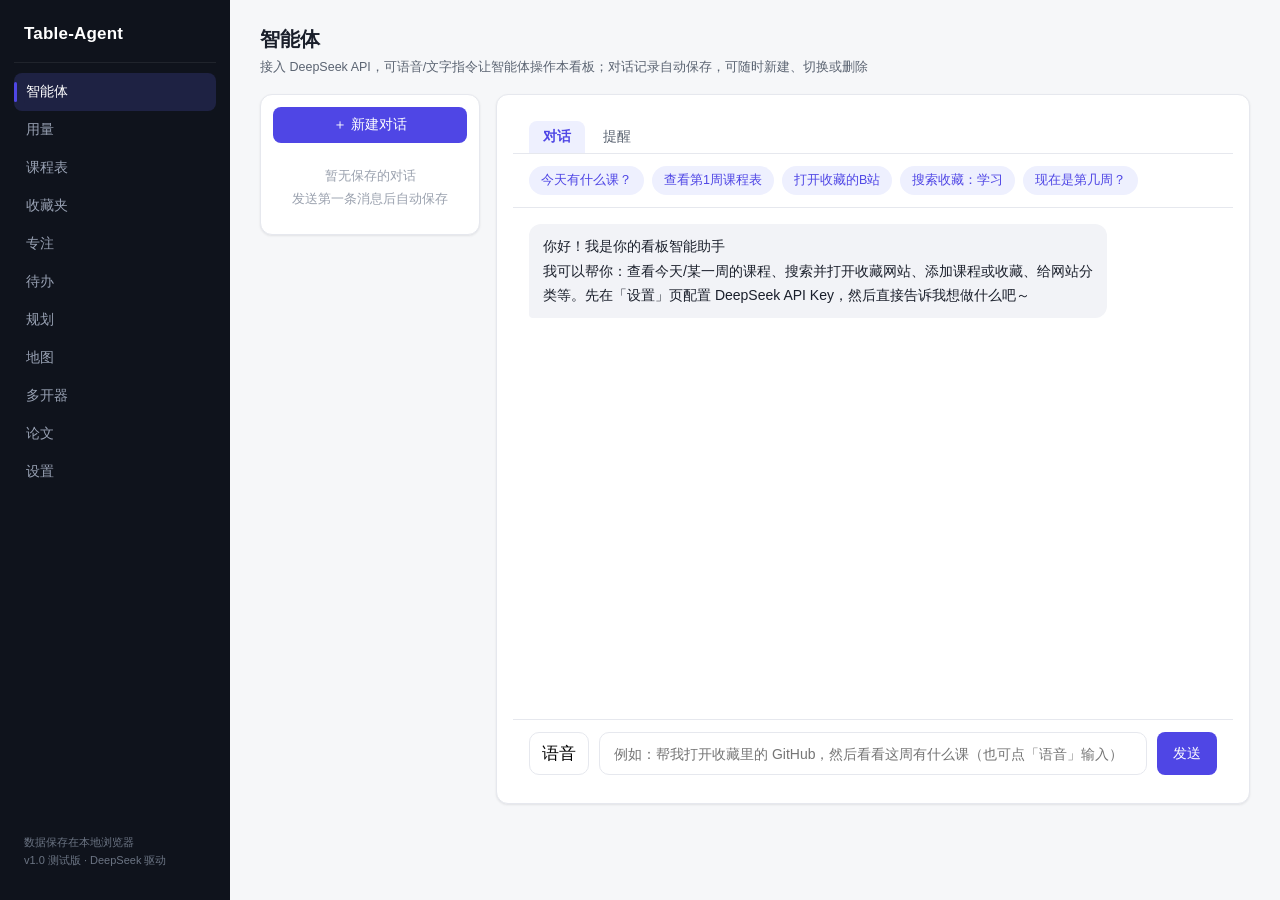
<file: index.html>
<!DOCTYPE html>
<html lang="zh-CN">
<head>
  <meta charset="UTF-8" />
  <meta name="viewport" content="width=device-width, initial-scale=1.0" />
  <title>Table-Agent</title>
  <link rel="stylesheet" href="Table.css" />
</head>
<body>
  <div id="nav-mask" class="nav-mask"></div>
  <button id="nav-toggle" class="nav-toggle" aria-label="打开菜单">☰</button>
  <div class="app">
    <!-- ==================== 侧边导航 ==================== -->
    <aside class="sidebar">
      <div class="logo"><span>Table-Agent</span></div>
      <nav>
        <button class="nav-item active" data-page="agent">智能体<span class="nav-badge hidden" id="nav-remind-badge"></span></button>
        <button class="nav-item" data-page="usage">用量</button>
        <button class="nav-item" data-page="schedule">课程表</button>
        <button class="nav-item" data-page="bookmarks">收藏夹</button>
        <button class="nav-item" data-page="focus">专注</button>
        <button class="nav-item" data-page="tasks">待办</button>
        <button class="nav-item" data-page="gantt">规划</button>
        <button class="nav-item" data-page="map">地图</button>
        <button class="nav-item" data-page="multi">多开器</button>
        <button class="nav-item" data-page="paper">论文</button>
        <button class="nav-item" data-page="settings">设置</button>
      </nav>
      <div class="side-foot">数据保存在本地浏览器<br />v1.0 测试版 · DeepSeek 驱动</div>
    </aside>

    <!-- ==================== 主内容区 ==================== -->
    <main class="content">

      <!-- ============ 页面：课程表 ============ -->
      <section id="page-schedule" class="page hidden">
        <div class="page-head">
          <div>
            <h1>大学生课程表</h1>
            <p class="sub">当前：<b id="cur-week-label">第 — 周</b> · <span id="today-label"></span></p>
          </div>
          <div class="head-controls">
            <label class="inline-field">开学第一天(上课)
              <input id="semester-start" type="date" />
            </label>
            <label class="inline-field">节数
              <select id="max-sec">
                <option value="10">10</option>
                <option value="11">11</option>
                <option value="12" selected>12</option>
                <option value="13">13</option>
                <option value="14">14</option>
              </select>
            </label>
            <button class="btn ghost" id="btn-times">节次时间</button>
            <div class="week-nav">
              <button id="wk-prev" class="btn ghost" title="上一周">‹</button>
              <select id="wk-select" title="选择周次"></select>
              <button id="wk-next" class="btn ghost" title="下一周">›</button>
              <button id="btn-today" class="btn ghost">今天</button>
            </div>
            <div class="dropdown">
              <button class="btn ghost" id="btn-import-menu">导入课表 ▾</button>
              <div class="menu hidden" id="import-menu">
                <button data-import="html">教务系统网页(HTML)导入</button>
                <button data-import="csv">CSV 模板导入</button>
                <button data-import="paste">粘贴文本导入</button>
                <button data-import="template">下载 CSV 模板</button>
              </div>
            </div>
            <button class="btn ghost" id="btn-export-ics">导出 ICS</button>
            <button class="btn primary" id="btn-add-course">＋ 添加课程</button>
            <button class="btn ghost danger" id="btn-clear-courses">清空课表</button>
          </div>
        </div>

        <div id="banner-warn" class="banner hidden">
          尚未设置「开学第一天（上课）日期」，无法计算当前周和今日课程。请在上方准确填写本学期开学第一天上课的日期（重要：填错会导致当天课程读取错误）。
        </div>

        <div class="sch-wrap">
          <div id="schedule-grid"></div>
        </div>

        <div class="card today-panel" id="today-panel"></div>
      </section>

      <!-- ============ 页面：收藏夹 ============ -->
      <section id="page-bookmarks" class="page hidden">
        <div class="page-head">
          <div>
            <h1>Edge 收藏夹</h1>
            <p class="sub" id="bm-stats"></p>
          </div>
          <div class="head-controls">
            <button class="btn ghost" id="btn-cats">分类管理</button>
            <button class="btn primary" id="btn-bm-import">一键导入 Edge 收藏夹</button>
            <button class="btn ghost" id="btn-bm-add">＋ 手动收藏</button>
            <button class="btn ghost" id="btn-bm-dedupe">一键去重</button>
            <button class="btn ghost" id="btn-bm-export-edge">导出 Edge(HTML)</button>
            <button class="btn ghost" id="btn-bm-export">导出备份 JSON</button>
            <button class="btn ghost danger" id="btn-bm-clear">清空</button>
          </div>
        </div>

        <div class="guide">
          <b>导入方式：</b><br />
          方式 A（推荐）：Edge 地址栏输入 <code>edge://favorites</code> → 打开收藏夹管理 → 右上角 <code>⋯</code> → <code>导出收藏夹</code>，保存 HTML 文件后选择导入。<br />
          方式 B：直接选择本地收藏文件（无扩展名）：<code>C:\Users\你的用户名\AppData\Local\Microsoft\Edge\User Data\Default\Bookmarks</code><br />
          <b>互通：</b>点「导出 Edge(HTML)」生成的 HTML 文件，可在 Edge <code>edge://favorites</code> → <code>⋯</code> → <code>导入收藏夹</code> 批量导入，所有分类文件夹将直接出现在 Edge <b>收藏夹栏</b>中。<br />
          <b>说明：</b>浏览器安全策略不允许网页自动读取本地文件，首次需手动选择一次文件；重复导入会自动按网址去重，并给已有书签补齐缺失分类。导入时收藏夹的子文件夹会自动转换为分类（根文件夹直属书签为未分类）。
        </div>

        <div class="bm-toolbar">
          <input id="bm-search" class="search-input" type="search" placeholder="搜索网站名称 / 网址 / 分类名称…" />
        </div>
        <div class="chips" id="bm-chips"></div>
        <div class="bm-grid" id="bm-grid"></div>
      </section>

      <!-- ============ 页面：待办 ============ -->
      <section id="page-tasks" class="page hidden">
        <div class="page-head">
          <div>
            <h1>任务待办</h1>
            <p class="sub" id="tk-stats"></p>
          </div>
          <div class="head-controls">
            <button class="btn primary" id="btn-tk-add">＋ 添加任务</button>
          </div>
        </div>
        <div class="tk-list" id="tk-list"></div>
      </section>

      <!-- ============ 页面：规划（甘特图） ============ -->
      <section id="page-gantt" class="page hidden">
        <div class="page-head">
          <div>
            <h1>未来规划 · 甘特图</h1>
            <p class="sub" id="gt-stats"></p>
          </div>
          <div class="head-controls">
            <label class="inline-field">刻度
              <select id="gt-zoom">
                <option value="12">12px/天</option>
                <option value="16" selected>16px/天</option>
                <option value="24">24px/天</option>
                <option value="32">32px/天</option>
                <option value="48">48px/天</option>
              </select>
            </label>
            <button class="btn ghost" id="btn-gt-today">今天</button>
            <button class="btn primary" id="btn-gt-add">＋ 添加事件</button>
          </div>
        </div>
        <div class="card gantt-wrap">
          <div id="gantt-chart"></div>
        </div>
      </section>

      <!-- ============ 页面：用量中心 ============ -->
      <section id="page-usage" class="page hidden">
        <div class="page-head">
          <div>
            <h1>用量中心</h1>
            <p class="sub">DeepSeek 官方余额接口 + 本看板逐请求消耗统计（估算费用）</p>
          </div>
          <div class="head-controls">
            <div class="seg" id="us-range">
              <button class="seg-btn active" data-range="today">今日</button>
              <button class="seg-btn" data-range="7d">近7天</button>
              <button class="seg-btn" data-range="30d">近30天</button>
              <button class="seg-btn" data-range="all">全部</button>
            </div>
          </div>
        </div>
        <div id="us-balance"></div>
        <div class="us-grid">
          <div class="card us-chart-card">
            <div class="card-head"><h2>Token 消耗</h2><span class="card-hint" id="us-chart-hint"></span></div>
            <div class="us-chart" id="us-chart"></div>
          </div>
          <div class="card us-table-card">
            <div class="card-head"><h2>模型维度统计</h2><span class="card-hint" id="us-table-hint"></span></div>
            <div class="table-wrap">
              <table class="tx-table"><thead>
                <tr><th>模型</th><th>请求数</th><th>输入·命中</th><th>输入·未命中</th><th>输出</th><th>估算费用</th></tr>
              </thead><tbody id="us-table-body"></tbody></table>
            </div>
          </div>
        </div>
        <div class="card us-price-card">
          <div class="card-head"><h2>单价设置（¥ / 百万 tokens · 每模型独立六项）</h2><span class="card-hint">官方调价后在此修改，费用估算立即生效；高峰时段为北京时间 9:00-12:00、14:00-18:00（其余为空闲时段）</span></div>
          <div id="us-price-groups"></div>
          <div class="us-price-row"><button class="btn primary" id="us-price-save">保存全部单价</button></div>
        </div>
      </section>

      <!-- ============ 页面：地图 ============ -->
      <section id="page-map" class="page hidden">
        <div class="page-head">
          <div>
            <h1>高德地图</h1>
            <p class="sub" id="map-status">未配置 API Key</p>
          </div>
          <div class="head-controls">
            <input id="map-search-input" class="search-input" type="search" placeholder="搜索地点（如：西安交通大学）" style="max-width:280px" />
            <button class="btn primary" id="btn-map-search">查找</button>
            <button class="btn ghost" id="btn-map-locate">定位</button>
            <button class="btn ghost" id="btn-fence-add">电子围栏</button>
            <button class="btn ghost" id="btn-map-ruler">测距</button>
            <button class="btn ghost" id="btn-map-route">路径规划</button>
            <button class="btn ghost" id="btn-map-metro">地铁图</button>
            <button class="btn ghost" id="btn-map-config">Key 配置</button>
            <button class="btn ghost" id="btn-map-full">全屏</button>
          </div>
        </div>
        <div class="map-layout">
          <div class="card map-wrap">
            <div id="map-container"></div>
            <div id="metro-canvas" class="metro-canvas hidden">
              <iframe id="metro-frame" class="metro-frame" title="地铁图"></iframe>
            </div>
            <div id="map-draw-banner" class="map-draw-banner hidden">
              <span id="map-draw-text">正在绘制围栏…</span>
              <button class="btn primary btn-sm hidden" id="map-draw-done">完成</button>
              <button class="btn ghost btn-sm" id="map-draw-cancel">取消</button>
            </div>
            <div id="map-route-banner" class="map-draw-banner map-route-banner hidden">
              <span id="map-route-text">正在选择起点…</span>
              <button class="btn ghost btn-sm" id="map-route-cancel">取消</button>
            </div>
            <div id="map-metro-panel" class="map-metro-panel hidden">
              <div class="mm-head">地铁图</div>
              <div class="mm-row">
                <select id="mm-city" title="选择城市，加载该城市地铁线路图">
                  <option>北京</option><option>上海</option><option>广州</option><option>深圳</option>
                  <option>成都</option><option>杭州</option><option>武汉</option><option>西安</option>
                  <option>重庆</option><option>南京</option><option>天津</option><option>苏州</option>
                  <option>郑州</option><option>长沙</option><option>青岛</option><option>大连</option>
                  <option>宁波</option><option>合肥</option><option>昆明</option><option>厦门</option>
                </select>
              </div>
              <div class="mm-row hidden" id="mm-station-ops">
                <span id="mm-station-name" class="mm-station-name">站点：—</span>
                <button class="btn primary btn-sm" id="btn-mm-setfrom">设为起点</button>
                <button class="btn ghost btn-sm" id="btn-mm-setto">设为终点</button>
              </div>
              <div class="mm-row2">
                <span id="mm-picked">起点：—　终点：—</span>
                <button class="btn primary btn-sm" id="btn-mm-plan">最省时</button>
                <button class="btn ghost btn-sm hidden" id="btn-mm-retry">重试</button>
                <button class="btn ghost btn-sm" id="btn-mm-exit">✕</button>
              </div>
              <div id="mm-status" class="mm-status">加载中…</div>
              <div id="mm-result" class="mm-result"></div>
            </div>
          </div>
          <div class="card map-side">
            <div class="card-head">
              <h2>地图面板</h2>
              <div class="seg" id="map-side-tabs">
                <button class="seg-btn active" data-tab="results">搜索结果</button>
                <button class="seg-btn" data-tab="fences">围栏</button>
              </div>
            </div>
            <span class="card-hint" id="map-side-hint" style="margin-bottom:6px">输入关键词点击「查找」</span>
            <div id="map-results" class="map-results"></div>
            <div id="map-fences" class="map-fences hidden">
              <div class="fence-count" id="fence-count"></div>
              <div id="fence-list"></div>
            </div>
          </div>
        </div>
      </section>

      <!-- ============ 页面：多开器 ============ -->
      <section id="page-multi" class="page hidden">
        <div class="page-head">
          <div>
            <h1>多开器</h1>
            <p class="sub" id="multi-status">同时打开多个网页分屏独立操作 · 部分网站禁止嵌入（该屏会显示空白）</p>
          </div>
          <div class="head-controls">
            <div class="seg" id="multi-layout">
              <button class="seg-btn" data-layout="1">1 屏</button>
              <button class="seg-btn active" data-layout="2">2 屏</button>
              <button class="seg-btn" data-layout="4">4 屏</button>
            </div>
            <select id="multi-group" class="select" style="width:auto"><option value="">— 网址组 —</option></select>
            <button class="btn ghost" id="multi-group-save">存为组</button>
            <button class="btn ghost danger" id="multi-group-del">删组</button>
            <button class="btn ghost" id="btn-multi-popall" title="把各屏网址在独立浏览器窗口中打开（不受嵌入/第三方Cookie限制）">全部外置</button>
            <button class="btn ghost" id="btn-multi-full">全屏</button>
          </div>
        </div>
        <div id="multi-grid" class="multi-grid layout-2"></div>
      </section>

      <!-- ============ 页面：专注（番茄钟） ============ -->
      <section id="page-focus" class="page hidden">
        <div class="page-head">
          <div>
            <h1>番茄钟专注</h1>
            <p class="sub" id="focus-status-line">专注 25 分钟 · 休息 5 分钟 · 每 4 轮长休息 15 分钟</p>
          </div>
          <div class="head-controls">
            <label class="inline-field">关联规划事件
              <select id="focus-event" style="min-width:150px"></select>
            </label>
            <label class="inline-field">专注(分)<input id="focus-min" type="number" min="1" max="180" style="width:62px" /></label>
            <label class="inline-field">休息(分)<input id="focus-break" type="number" min="1" max="60" style="width:62px" /></label>
            <label class="inline-field">长休息(分)<input id="focus-long" type="number" min="1" max="60" style="width:62px" /></label>
            <button class="btn ghost" id="btn-focus-reset">重置</button>
            <button class="btn ghost danger hidden" id="btn-focus-stop">结束本轮</button>
          </div>
        </div>

        <div class="focus-grid">
          <div class="card focus-timer-card">
            <div class="focus-mode" id="focus-mode">专注</div>
            <div class="focus-ring" id="focus-ring">
              <svg viewBox="0 0 220 220">
                <circle class="fr-bg" cx="110" cy="110" r="96"></circle>
                <circle class="fr-bar" id="focus-ring-bar" cx="110" cy="110" r="96"></circle>
              </svg>
              <div class="fr-center">
                <div class="fr-time" id="focus-time">25:00</div>
                <div class="fr-sub" id="focus-sub">准备开始</div>
              </div>
            </div>
            <div class="focus-rounds" id="focus-rounds"></div>
            <div class="focus-ctrl">
              <button class="btn primary btn-lg" id="btn-focus-toggle">开始专注</button>
              <button class="btn ghost btn-lg" id="btn-focus-skip">跳过</button>
            </div>
          </div>

          <div class="focus-side">
            <div class="card">
              <div class="card-head"><h2>专注统计</h2><span class="card-hint">今日 / 本周 / 累计</span></div>
              <div class="focus-stat-grid">
                <div class="focus-stat"><b id="focus-today-min">0</b><span>今日专注(分)</span></div>
                <div class="focus-stat"><b id="focus-today-count">0</b><span>今日番茄数</span></div>
                <div class="focus-stat"><b id="focus-week-min">0</b><span>本周(分)</span></div>
                <div class="focus-stat"><b id="focus-total-min">0</b><span>累计(分)</span></div>
              </div>
            </div>
            <div class="card">
              <div class="card-head"><h2>近 14 天专注热力</h2><span class="card-hint">颜色越深专注越久</span></div>
              <div class="focus-heat" id="focus-heat"></div>
            </div>
            <div class="card">
              <div class="card-head"><h2>按规划事件投入</h2><span class="card-hint">与规划页甘特事件联动</span></div>
              <div class="focus-by-event" id="focus-by-event"></div>
            </div>
          </div>
        </div>
      </section>

      <!-- ============ 页面：论文撰写 ============ -->
      <section id="page-paper" class="page hidden">
        <div class="page-head">
          <div>
            <h1>论文撰写</h1>
            <p class="sub" id="paper-status">自动保存 · <span id="paper-count">0 字</span></p>
          </div>
          <div class="head-controls">
            <input id="paper-title" class="paper-title-input" placeholder="论文标题（可选）…" maxlength="200" />
            <label class="inline-field">字号
              <select id="paper-size" style="width:132px"></select>
            </label>
            <label class="inline-field">字体
              <select id="paper-font" style="width:190px"></select>
            </label>
            <button class="btn ghost" id="btn-paper-bold" title="先选中文字，再点此按钮（或 Ctrl+B）">加粗</button>
            <button class="btn ghost" id="btn-paper-copy" title="复制全文（粘贴到 Word 等软件保留加粗格式）">复制</button>
            <button class="btn ghost" id="btn-paper-word" title="下载 Word 文档（.doc），用 Word 打开后格式 100% 保留，不受粘贴模式影响">导出 Word</button>
            <button class="btn ghost" id="btn-paper-voice">语音输入 (Alt+V)</button>
            <button class="btn ghost danger" id="btn-paper-clear">清空</button>
          </div>
        </div>
        <div class="paper-wrap">
          <div id="paper-text" class="paper-editor" contenteditable="true" spellcheck="false"
               data-placeholder="在这里撰写论文正文…（Alt+V 语音听写；选中文字后点「加粗」或 Ctrl+B；「复制」全文）"></div>
        </div>
      </section>

      <!-- ============ 页面：设置 ============ -->
      <section id="page-settings" class="page hidden">
        <div class="page-head">
          <div>
            <h1>设置</h1>
            <p class="sub">接口配置与主题外观 · 所有配置仅保存在本机浏览器，不会上传</p>
          </div>
        </div>
        <div class="settings-grid">
          <div class="card">
            <div class="card-head"><h2>智能体 API（DeepSeek）</h2><span class="card-hint" id="set-agent-status">未配置</span></div>
            <label class="field"><span>API Key（保存在本地浏览器）</span>
              <input id="ag-key" type="password" placeholder="sk-…" /></label>
            <label class="field"><span>接口地址（默认官方，可填代理以解决跨域）</span>
              <input id="ag-base" type="text" placeholder="https://api.deepseek.com" /></label>
            <label class="field"><span>模型</span>
              <select id="ag-model">
                <option value="deepseek-v4-flash">deepseek-v4-flash（V4 快速版）</option>
                <option value="deepseek-v4-pro">deepseek-v4-pro（V4 旗舰版）</option>
              </select></label>
            <label class="check-row">
              <input type="checkbox" id="ag-voicefix" checked />
              <span>语音识别后先用 AI 校正同音字（更准确，需已配置 API Key）</span>
            </label>
            <div class="settings-btn-row">
              <button class="btn primary" id="btn-ag-save">保存配置</button>
              <button class="btn ghost" id="btn-agent-test">测试连接</button>
            </div>
            <p class="cfg-hint">前往 <a href="https://platform.deepseek.com" target="_blank" rel="noopener">platform.deepseek.com</a> 申请 API Key。</p>
          </div>

          <div class="card">
            <div class="card-head"><h2>高德地图 API</h2><span class="card-hint" id="set-map-status">未配置</span></div>
            <label class="field"><span>API Key *（Web服务 / JS API 共用）</span>
              <input id="map-key" type="text" placeholder="在高德开放平台创建应用后获取" /></label>
            <label class="field"><span>安全密钥（SecurityJsCode，JS API 2.0 必需）</span>
              <input id="map-sec" type="text" placeholder="与 Key 配套的安全密钥" /></label>
            <div class="guide">
              <b>申请步骤：</b><br />
              1. 打开 <code>https://console.amap.com</code> → 应用管理 → 我的应用 → 创建新应用<br />
              2. 添加 Key，服务平台勾选 <b>「Web端(JS API)」</b> 与 <b>「Web服务」</b><br />
              3. 复制 <b>Key</b> 与 <b>安全密钥</b> 填入上方，点「保存并测试」<br />
              Key 仅保存在本机浏览器 localStorage，不会上传。
            </div>
            <button class="btn primary" id="map-save-test">保存并测试</button>
          </div>

          <div class="card settings-theme">
            <div class="card-head"><h2>主题皮肤</h2><span class="card-hint">点击即切换，自动保存</span></div>
            <div class="theme-grid" id="theme-grid"></div>
          </div>
        </div>
      </section>

      <!-- ============ 页面：智能体 ============ -->
      <section id="page-agent" class="page">
        <div class="page-head">
          <div>
            <h1>智能体</h1>
            <p class="sub">接入 DeepSeek API，可语音/文字指令让智能体操作本看板；对话记录自动保存，可随时新建、切换或删除</p>
          </div>
        </div>

        <div class="agent-layout">
          <div class="card sess-panel">
            <button class="btn primary btn-block" id="btn-new-chat">＋ 新建对话</button>
            <div id="sess-list"></div>
          </div>
          <div class="card chat-card">
            <div class="chat-tabs">
              <button class="chat-tab active" data-tab="chat">对话</button>
              <button class="chat-tab" data-tab="remind">提醒<span class="red-badge hidden" id="remind-badge"></span></button>
            </div>
            <div class="quick-chips">
              <button class="qchip" data-q="今天有什么课？">今天有什么课？</button>
              <button class="qchip" data-q="查看第1周的课程表">查看第1周课程表</button>
              <button class="qchip" data-q="打开收藏夹里的B站">打开收藏的B站</button>
              <button class="qchip" data-q="搜索收藏夹：学习">搜索收藏：学习</button>
              <button class="qchip" data-q="现在是第几周？">现在是第几周？</button>
            </div>
            <div class="chat-msgs" id="chat-msgs">
              <div class="msg ai">你好！我是你的看板智能助手<br />我可以帮你：查看今天/某一周的课程、搜索并打开收藏网站、添加课程或收藏、给网站分类等。先在「设置」页配置 DeepSeek API Key，然后直接告诉我想做什么吧～</div>
            </div>
            <div class="remind-msgs hidden" id="remind-msgs"></div>
            <div class="chat-inputrow">
              <button class="btn voice-btn" id="btn-voice" title="语音输入（需 Edge/Chrome、联网和麦克风权限）">语音</button>
              <input id="chat-input" type="text" placeholder="例如：帮我打开收藏里的 GitHub，然后看看这周有什么课（也可点「语音」输入）" />
              <button class="btn primary" id="btn-chat-send">发送</button>
            </div>
          </div>
        </div>
      </section>
    </main>
  </div>

  <!-- ==================== 课程弹窗 ==================== -->
  <div id="modal-course" class="modal hidden">
    <div class="modal-mask"></div>
    <div class="modal-card">
      <div class="modal-head">
        <h3 id="c-title">添加课程</h3>
        <button class="modal-close" data-close="modal-course">✕</button>
      </div>
      <div class="modal-body">
        <div class="form-grid">
          <label class="field"><span>课程名称 *</span><input id="c-name" type="text" placeholder="如：高等数学" /></label>
          <label class="field"><span>教师</span><input id="c-teacher" type="text" placeholder="如：张老师" /></label>
          <label class="field"><span>教室 / 地点</span><input id="c-location" type="text" placeholder="如：教101" /></label>
          <label class="field"><span>星期 *</span>
            <select id="c-day">
              <option value="1">周一</option><option value="2">周二</option><option value="3">周三</option>
              <option value="4">周四</option><option value="5">周五</option><option value="6">周六</option><option value="7">周日</option>
            </select>
          </label>
          <label class="field"><span>开始节次 *</span><input id="c-start" type="number" min="1" max="14" value="1" /></label>
          <label class="field"><span>结束节次 *</span><input id="c-end" type="number" min="1" max="14" value="2" /></label>
        </div>
        <label class="field"><span>上课周次 *（如 1-16周、1-8周(单)、2-16周(双)、3,5,7周）</span>
          <input id="c-weeks" type="text" placeholder="如：1-16周" /></label>
        <label class="field"><span>备注</span><input id="c-note" type="text" maxlength="50" placeholder="可选" /></label>
      </div>
      <div class="modal-foot">
        <button class="btn ghost" data-close="modal-course">取消</button>
        <button class="btn ghost danger hidden" id="c-delete">删除</button>
        <button class="btn primary" id="c-save">保存</button>
      </div>
    </div>
  </div>

  <!-- ==================== 导入课表弹窗 ==================== -->
  <div id="modal-import" class="modal hidden">
    <div class="modal-mask"></div>
    <div class="modal-card wide">
      <div class="modal-head">
        <h3 id="im-title">导入课表</h3>
        <button class="modal-close" data-close="modal-import">✕</button>
      </div>
      <div class="modal-body">
        <div id="im-guide"></div>
        <div id="im-paste" class="hidden">
          <label class="field"><span>每行一门课：课程名称|教师|教室|星期(1-7)|节次(如3-4)|周次(如1-16周)</span>
            <textarea id="im-paste-text" rows="8" placeholder="高等数学|张老师|教101|1|1-2|1-16周&#10;大学英语|李老师|教202|3|3-4|2-16周(双)"></textarea>
          </label>
          <button class="btn primary" id="im-paste-ok">解析并预览</button>
        </div>
        <div id="im-preview" class="hidden">
          <p class="pv-summary" id="im-summary"></p>
          <div class="pv-wrap"><table class="pv-table"><thead>
            <tr><th>课程名称</th><th>教师</th><th>教室</th><th>星期</th><th>节次</th><th>周次</th></tr>
          </thead><tbody id="im-preview-body"></tbody></table></div>
        </div>
      </div>
      <div class="modal-foot">
        <button class="btn ghost" data-close="modal-import">取消</button>
        <button class="btn primary hidden" id="im-confirm">确认导入</button>
      </div>
    </div>
  </div>

  <!-- ==================== 节次时间设置弹窗 ==================== -->
  <div id="modal-times" class="modal hidden">
    <div class="modal-mask"></div>
    <div class="modal-card">
      <div class="modal-head">
        <h3>节次时间设置</h3>
        <button class="modal-close" data-close="modal-times">✕</button>
      </div>
      <div class="modal-body">
        <div class="times-table" id="times-table"></div>
        <p class="cfg-hint">填写每日各节次的开始 / 结束时间后，将显示在课表左侧节次列、今日课程和课程块悬浮提示中；某节无课可留空。</p>
      </div>
      <div class="modal-foot">
        <button class="btn ghost" id="times-default">填充默认时间</button>
        <button class="btn ghost" data-close="modal-times">取消</button>
        <button class="btn primary" id="times-save">保存</button>
      </div>
    </div>
  </div>

  <!-- ==================== 分类管理弹窗 ==================== -->
  <div id="modal-cats" class="modal hidden">
    <div class="modal-mask"></div>
    <div class="modal-card">
      <div class="modal-head">
        <h3>分类管理</h3>
        <button class="modal-close" data-close="modal-cats">✕</button>
      </div>
      <div class="modal-body">
        <div id="cats-list"></div>
        <div class="cats-add-row">
          <input id="cat-new-name" type="text" placeholder="新分类名称" maxlength="12" />
          <button class="btn primary" id="cat-add">＋ 添加</button>
        </div>
        <p class="cfg-hint">重命名分类后，该分类下的收藏会自动更新；删除分类后，其下收藏变为「未分类」。</p>
      </div>
      <div class="modal-foot">
        <button class="btn ghost" data-close="modal-cats">关闭</button>
      </div>
    </div>
  </div>

  <!-- ==================== 手动收藏弹窗 ==================== -->
  <div id="modal-bm-add" class="modal hidden">
    <div class="modal-mask"></div>
    <div class="modal-card">
      <div class="modal-head">
        <h3>＋ 手动收藏网站</h3>
        <button class="modal-close" data-close="modal-bm-add">✕</button>
      </div>
      <div class="modal-body">
        <label class="field"><span>网站名称 *</span><input id="bma-name" type="text" maxlength="60" placeholder="如：B站" /></label>
        <label class="field"><span>网址 *</span><input id="bma-url" type="text" placeholder="如：www.bilibili.com（可省略 https://）" /></label>
        <label class="field"><span>分类（可选）</span><select id="bma-cat"></select></label>
      </div>
      <div class="modal-foot">
        <button class="btn ghost" data-close="modal-bm-add">取消</button>
        <button class="btn primary" id="bma-save">保存</button>
      </div>
    </div>
  </div>

  <!-- ==================== 任务弹窗 ==================== -->
  <div id="modal-task" class="modal hidden">
    <div class="modal-mask"></div>
    <div class="modal-card">
      <div class="modal-head">
        <h3 id="tk-modal-title">添加任务</h3>
        <button class="modal-close" data-close="modal-task">✕</button>
      </div>
      <div class="modal-body">
        <label class="field"><span>任务名称 *</span><input id="tk-title" type="text" maxlength="60" placeholder="如：提交实验报告" /></label>
        <label class="field"><span>结束时间 *（截止前 1 小时会自动提醒）</span><input id="tk-due" type="datetime-local" /></label>
        <label class="field"><span>备注（可选）</span><input id="tk-note" type="text" maxlength="100" placeholder="如：格式要求 PDF" /></label>
      </div>
      <div class="modal-foot">
        <button class="btn ghost" data-close="modal-task">取消</button>
        <button class="btn ghost danger hidden" id="tk-delete">删除</button>
        <button class="btn primary" id="tk-save">保存</button>
      </div>
    </div>
  </div>

  <!-- ==================== 规划事件弹窗 ==================== -->
  <div id="modal-event" class="modal hidden">
    <div class="modal-mask"></div>
    <div class="modal-card">
      <div class="modal-head">
        <h3 id="ev-modal-title">添加事件</h3>
        <button class="modal-close" data-close="modal-event">✕</button>
      </div>
      <div class="modal-body">
        <label class="field"><span>事件名称 *</span><input id="ev-name" type="text" maxlength="60" placeholder="如：课程设计 / 期末复习" /></label>
        <div class="form-grid">
          <label class="field"><span>开始日期 *</span><input id="ev-start" type="date" /></label>
          <label class="field"><span>结束日期 *</span><input id="ev-end" type="date" /></label>
        </div>
      </div>
      <div class="modal-foot">
        <button class="btn ghost" data-close="modal-event">取消</button>
        <button class="btn ghost danger hidden" id="ev-delete">删除</button>
        <button class="btn primary" id="ev-save">保存</button>
      </div>
    </div>
  </div>

  <!-- ==================== 电子围栏弹窗 ==================== -->
  <div id="modal-fence" class="modal hidden">
    <div class="modal-mask"></div>
    <div class="modal-card">
      <div class="modal-head">
        <h3 id="fence-modal-title">新建电子围栏</h3>
        <button class="modal-close" data-close="modal-fence">✕</button>
      </div>
      <div class="modal-body">
        <label class="field"><span>围栏名称 *</span><input id="fence-name" type="text" maxlength="30" placeholder="如：宿舍区 / 图书馆 / 自习室范围" /></label>
        <span style="display:block;font-size:13px;color:var(--ink2);margin-bottom:6px">围栏形状</span>
        <div class="fence-types">
          <button type="button" class="fence-type-card active" data-type="polygon">
            <span class="ft-icon">⬠</span>
            <span class="ft-label">多边形围栏</span>
            <span class="ft-desc">单击添加顶点，双击结束</span>
          </button>
          <button type="button" class="fence-type-card" data-type="circle">
            <span class="ft-icon">◯</span>
            <span class="ft-label">圆形围栏</span>
            <span class="ft-desc">拖动设置半径，或输入半径点选圆心</span>
          </button>
        </div>
        <div id="fence-pick-group" class="hidden">
          <label class="field"><span>多边形绘制方式</span>
            <select id="fence-draw-mode">
              <option value="free">自由绘制（单击加点，双击结束）</option>
              <option value="pick">选点绘制（选取旧围栏内的多个点）</option>
            </select>
          </label>
          <label class="field"><span>约束围栏（选点绘制时选择旧围栏）</span>
            <select id="fence-constraint"></select>
          </label>
        </div>
        <div id="fence-radius-group" class="hidden">
          <label class="field"><span>圆形半径（米）</span>
            <input id="fence-radius" type="number" min="10" max="100000" step="10" value="200" /></label>
          <div class="seg" id="fence-circle-mode" style="margin-bottom:14px">
            <button class="seg-btn active" data-mode="drag">拖动设置半径</button>
            <button class="seg-btn" data-mode="input">输入半径（点选圆心）</button>
          </div>
        </div>
        <div class="guide">保存后围栏以橙色虚线 + 半透明填充显示在地图上；可在右侧「围栏」面板中定位、改名、重绘或删除。</div>
      </div>
      <div class="modal-foot">
        <button class="btn ghost" data-close="modal-fence">取消</button>
        <button class="btn primary" id="fence-draw-start">开始绘制</button>
      </div>
    </div>
  </div>

  <!-- ==================== 路径规划弹窗 ==================== -->
  <div id="modal-route" class="modal hidden">
    <div class="modal-mask"></div>
    <div class="modal-card">
      <div class="modal-head">
        <h3>路径规划</h3>
        <button class="modal-close" data-close="modal-route">✕</button>
      </div>
      <div class="modal-body">
        <div class="route-field">
          <span class="route-label">起点 *（搜索后从列表选择具体位置）</span>
          <div class="route-input-row">
            <input id="route-origin" type="text" placeholder="如：西安交通大学 东门（或 经度,纬度）" />
            <button class="btn ghost" id="route-origin-search">搜索</button>
          </div>
          <div class="route-picked hidden" id="route-origin-picked"></div>
          <div class="route-pick-list" id="route-origin-list"></div>
        </div>
        <div class="route-field">
          <span class="route-label">终点 *（搜索后从列表选择具体位置）</span>
          <div class="route-input-row">
            <input id="route-dest" type="text" placeholder="如：钟楼饭店（或 经度,纬度）" />
            <button class="btn ghost" id="route-dest-search">搜索</button>
          </div>
          <div class="route-picked hidden" id="route-dest-picked"></div>
          <div class="route-pick-list" id="route-dest-list"></div>
        </div>
        <label class="field"><span>出行方式</span>
          <select id="route-mode">
            <option value="driving">驾车</option>
            <option value="walking">步行</option>
            <option value="bicycling">骑行</option>
            <option value="metro">地铁（优先含地铁的换乘方案）</option>
            <option value="transit">混合（公交/地铁/步行综合）</option>
          </select>
        </label>
        <div class="guide">规划将给出「最优方案」与最多两条备选方案（虚线显示）；混合出行自动组合公交、地铁与步行。重名建筑请务必在地图上对照选点。</div>
      </div>
      <div class="modal-foot">
        <button class="btn ghost" data-close="modal-route">取消</button>
        <button class="btn primary" id="route-plan-start">开始规划</button>
      </div>
    </div>
  </div>

  <div id="toast" class="toast hidden"></div>

  <!-- 隐藏文件输入 -->
  <input type="file" id="file-import" class="hidden" />
  <input type="file" id="file-bm" class="hidden" />

  <script src="Table.js"></script>
</body>
</html>
</file>
<file: Table.css>
/* ============================================================
   Table - 样式表
   主题：中性灰阶 + 单一靛蓝强调色 · 深色侧栏 · 简约高端
   ============================================================ */

:root {
  --bg: #f6f7f9;
  --card: #ffffff;
  --line: #e6e8ee;
  --ink: #1a1f2b;
  --ink2: #5b6472;
  --ink3: #9aa1ae;
  --muted: #77808d;
  --accent: #4f46e5;
  --accent-2: #4338ca;
  --accent-light: #eef0fe;
  --accent-soft-2: #e2e6ff;
  --accent-tint: rgba(79, 70, 229, .05);
  --danger: #dc2626;
  --danger-soft: #fdeaea;
  --danger-softer: #fef6f6;
  --danger-line: #f2c1c1;
  --ok: #16a34a;
  --warn: #d97706;
  --warn-deep: #b45309;
  --radius: 12px;
  --shadow-sm: 0 1px 2px rgba(23, 26, 38, .04), 0 1px 3px rgba(23, 26, 38, .05);
  --shadow: 0 1px 3px rgba(23, 26, 38, .05), 0 6px 20px rgba(23, 26, 38, .06);
  --shadow-lg: 0 24px 64px rgba(15, 17, 25, .28);
  /* 语义化表面色（主题皮肤统一在此切换） */
  --surface: #ffffff;
  --surface-2: #fafbfc;
  --soft: #f2f3f7;
  --soft-2: #f1f2f6;
  --chip: #f0f3fa;
  --code-bg: #eceef3;
  --guide-bg: #f7f8fb;
  --warn-bg: #fdf7ec;
  --warn-line: #f1dfb8;
  --warn-ink: #8a5a00;
  --amber-bg: #fdf3e2;
  --amber-ink: #b45309;
  --amber: #f59e0b;
  --seg-bg: #eceef3;
  --grid-line: #f0f2f7;
  --focus-soft: #f6f8fd;
  --heat-0: #eef1f7;
  --ring-bg: #e9ebf2;
  --dot: #e2e6f0;
}

* { box-sizing: border-box; margin: 0; padding: 0; }
body {
  font-family: -apple-system, BlinkMacSystemFont, "PingFang SC", "Hiragino Sans GB",
    "Microsoft YaHei", "Segoe UI", sans-serif;
  background: var(--bg);
  color: var(--ink);
  min-height: 100vh;
  -webkit-font-smoothing: antialiased;
  text-rendering: optimizeLegibility;
}
.hidden { display: none !important; }
button { font-family: inherit; cursor: pointer; border: none; background: none; }
input, select, textarea { font-family: inherit; color: inherit; }

/* ---------------- 布局 ---------------- */
.app { display: flex; min-height: 100vh; }
.sidebar {
  width: 230px;
  flex: none;
  background: #0f131c;
  color: #fff;
  padding: 20px 14px;
  display: flex;
  flex-direction: column;
  gap: 10px;
  position: sticky;
  top: 0;
  height: 100vh;
}
.logo {
  display: flex; align-items: center; gap: 8px;
  font-size: 17px; font-weight: 650; letter-spacing: .2px;
  padding: 4px 10px 18px;
  border-bottom: 1px solid rgba(255, 255, 255, .07);
}
.nav-item {
  position: relative;
  display: flex; align-items: center; gap: 10px;
  width: 100%;
  padding: 10px 12px;
  border-radius: 8px;
  color: #98a1b3;
  font-size: 13.5px; font-weight: 500;
  text-align: left;
  transition: all .15s ease;
}
.nav-item:hover { background: rgba(255, 255, 255, .05); color: #e6e9f0; }
.nav-item.active { background: rgba(99, 102, 241, .18); color: #fff; }
.nav-item.active::before {
  content: ''; position: absolute; left: 0; top: 24%; bottom: 24%;
  width: 3px; border-radius: 2px; background: var(--accent);
}
.side-foot { margin-top: auto; font-size: 11px; color: #6b7483; line-height: 1.7; padding: 10px; }

.content { flex: 1; padding: 26px 30px; max-width: 1460px; min-width: 0; }

/* ---------------- 页头 ---------------- */
.page-head {
  display: flex; justify-content: space-between; align-items: center;
  gap: 16px; flex-wrap: wrap; margin-bottom: 18px;
}
.page-head h1 { font-size: 20px; font-weight: 650; letter-spacing: .2px; }
.sub { color: var(--ink2); font-size: 12.5px; margin-top: 6px; }
.head-controls { display: flex; gap: 10px; align-items: center; flex-wrap: wrap; }

/* ---------------- 按钮 / 表单 ---------------- */
.btn {
  display: inline-flex; align-items: center; justify-content: center; gap: 6px;
  padding: 8px 15px;
  border-radius: 8px;
  font-size: 13.5px; font-weight: 500;
  border: 1px solid transparent;
  transition: all .15s ease;
  white-space: nowrap;
}
.btn.primary { background: var(--accent); color: #fff; }
.btn.primary:hover { background: var(--accent-2); box-shadow: 0 4px 12px rgba(79, 70, 229, .28); }
.btn.ghost { background: var(--surface); border-color: var(--line); color: var(--ink2); }
.btn.ghost:hover { border-color: #c9cede; color: var(--ink); background: var(--surface-2); }
.btn.danger { color: var(--danger); }
.btn.danger:hover { border-color: var(--danger-line); background: var(--danger-softer); }
.btn-sm { padding: 5px 10px; font-size: 12.5px; border-radius: 7px; }
.btn-lg { padding: 12px 24px; font-size: 15px; border-radius: 10px; }
.btn-block { width: 100%; }
.btn:active { transform: scale(.97); }

.inline-field {
  display: flex; align-items: center; gap: 8px;
  font-size: 12.5px; color: var(--ink2);
  background: var(--surface); border: 1px solid var(--line); border-radius: 8px;
  padding: 7px 12px;
}
.inline-field input, .inline-field select {
  border: none; outline: none; background: var(--surface); font-size: 13px; color: var(--ink);
}

.field { display: block; margin-bottom: 13px; }
.field span { display: block; font-size: 13px; color: var(--ink2); margin-bottom: 6px; }
.field input, .field select, .field textarea {
  width: 100%;
  padding: 10px 12px;
  border: 1px solid var(--line);
  border-radius: 8px;
  font-size: 14px;
  background: var(--surface);
  color: var(--ink);
  outline: none;
  transition: border-color .15s ease;
}
.field input:focus, .field select:focus, .field textarea:focus { border-color: var(--accent); }
.form-grid { display: grid; grid-template-columns: 1fr 1fr; gap: 0 14px; }

/* ---------------- 基础组件（卡片 / 分段 / 统计卡 / 表格） ---------------- */
.card {
  background: var(--card);
  border: 1px solid var(--line);
  border-radius: var(--radius);
  box-shadow: var(--shadow-sm);
  padding: 16px;
}
.card-head { display: flex; align-items: baseline; justify-content: space-between; gap: 10px; margin-bottom: 12px; }
.card-head h2 { font-size: 15px; font-weight: 600; color: var(--ink); }
.card-hint { font-size: 12px; color: var(--ink3); }
.seg { display: inline-flex; gap: 2px; background: var(--seg-bg); border-radius: 9px; padding: 3px; }
.seg-btn {
  padding: 5px 14px; border-radius: 7px;
  font-size: 13px; color: var(--ink2); white-space: nowrap;
  transition: all .15s ease;
}
.seg-btn:hover { color: var(--ink); }
.seg-btn.active { background: var(--surface); color: var(--ink); font-weight: 600; box-shadow: var(--shadow-sm); }
.stat { display: flex; align-items: center; gap: 14px; }
.stat-icon {
  flex: none; width: 40px; height: 40px; border-radius: 10px;
  display: flex; align-items: center; justify-content: center;
  font-size: 15px; font-weight: 700; color: #fff;
}
.bg-green { background: var(--ok); }
.bg-blue { background: var(--accent); }
.bg-orange { background: #f59e0b; }
.stat-info { min-width: 0; }
.stat-label { font-size: 12.5px; color: var(--ink2); }
.stat-value { font-size: 22px; font-weight: 700; font-variant-numeric: tabular-nums; margin-top: 2px; }
.stat-sub { font-size: 11.5px; color: var(--ink3); margin-top: 2px; }
.table-wrap { overflow: auto; }
.tx-table { width: 100%; border-collapse: collapse; font-size: 13px; }
.tx-table th {
  text-align: left; font-size: 12px; font-weight: 500; color: var(--ink3);
  padding: 8px 10px; border-bottom: 1px solid var(--line); white-space: nowrap;
}
.tx-table td { padding: 9px 10px; border-bottom: 1px solid var(--line); }
.tx-table tbody tr:last-child td { border-bottom: none; }
.select {
  padding: 8px 10px; border: 1px solid var(--line); border-radius: 8px;
  font-size: 13px; background: var(--surface); color: var(--ink); outline: none;
}
.select:focus { border-color: var(--accent); }

/* ---------------- 提示横幅 / 说明框 ---------------- */
.banner {
  background: var(--warn-bg); border: 1px solid var(--warn-line); color: var(--warn-ink);
  border-radius: 10px; padding: 10px 14px; font-size: 13px; line-height: 1.7;
  margin-bottom: 14px;
}
.guide {
  background: var(--guide-bg); border: 1px solid var(--line); border-radius: 10px;
  padding: 12px 14px; font-size: 12.5px; color: var(--ink2); line-height: 1.9;
  margin-bottom: 14px;
}
.guide code, .cfg-hint code {
  background: var(--code-bg); padding: 1px 6px; border-radius: 4px; font-size: 12px;
}

/* ---------------- 课程表 ---------------- */
.week-nav { display: flex; align-items: center; gap: 4px; }
.week-nav select {
  padding: 6px 8px; border: 1px solid var(--line); border-radius: 8px;
  background: var(--surface); color: var(--ink); font-size: 13px; outline: none;
}
.week-nav select:focus { border-color: var(--accent); }
.sch-wrap {
  background: var(--card); border-radius: var(--radius); box-shadow: var(--shadow);
  padding: 16px; overflow: auto;
}
.sch-head { display: flex; margin-left: 64px; }
.sch-day-head {
  flex: 1; text-align: center; padding: 8px 4px;
  font-size: 13px; color: var(--ink2); border-radius: 8px;
}
.sch-day-head b { display: block; font-size: 11px; color: var(--ink3); font-weight: 400; }
.sch-day-head.today { background: var(--accent-light); color: var(--accent); font-weight: 700; }
.sch-body { display: flex; margin-top: 8px; border-top: 1px solid var(--line); min-width: 700px; }
.sch-time { width: 64px; flex: none; display: flex; flex-direction: column; }
.sch-time div {
  height: 48px; display: flex; flex-direction: column; align-items: center; justify-content: center;
  gap: 1px; border-bottom: 1px solid var(--grid-line);
}
.sch-time b { font-size: 12px; font-weight: 600; color: var(--ink2); }
.sch-time span { font-size: 10px; color: var(--ink3); font-variant-numeric: tabular-nums; }
.sch-day {
  flex: 1; position: relative; border-left: 1px solid var(--line);
  background: repeating-linear-gradient(to bottom, transparent 0 47px, var(--grid-line) 47px 48px);
}
.sch-day.today {
  background: repeating-linear-gradient(to bottom, var(--accent-tint) 0 47px, var(--grid-line) 47px 48px);
}
.sch-block {
  position: absolute; left: 4px; right: 4px;
  border-radius: 8px; padding: 6px 8px; overflow: hidden;
  cursor: pointer; font-size: 12px;
  transition: transform .1s ease, box-shadow .1s ease;
}
.sch-block:hover { transform: scale(1.03); box-shadow: 0 6px 16px rgba(0, 0, 0, .15); z-index: 2; }
.sch-slot { position: absolute; left: 4px; right: 4px; display: flex; gap: 4px; }
.sch-slot .sch-block { position: static; flex: 1; min-width: 0; }
.blk-name { font-weight: 700; font-size: 12.5px; white-space: nowrap; overflow: hidden; text-overflow: ellipsis; }
.blk-meta { opacity: .78; font-size: 11px; white-space: nowrap; overflow: hidden; text-overflow: ellipsis; }
.sch-empty { padding: 40px; text-align: center; color: var(--ink3); font-size: 14px; }

.today-panel { margin-top: 16px; padding: 16px 18px; }
.today-panel h3 { font-size: 15px; margin-bottom: 10px; }
.tp-item {
  display: flex; gap: 12px; align-items: center;
  padding: 10px 14px; border: 1px solid var(--line); border-radius: 10px;
  margin-top: 8px; font-size: 13.5px;
}
.tp-time { flex: none; font-weight: 700; color: var(--accent); font-size: 13px; font-variant-numeric: tabular-nums; }
.tp-sec { flex: none; font-weight: 700; color: var(--accent); }
.tp-empty { color: var(--ink3); font-size: 13px; padding: 6px 0; }

/* ---------------- 下拉菜单 ---------------- */
.dropdown { position: relative; }
.menu {
  position: absolute; right: 0; top: calc(100% + 6px);
  background: var(--surface); border: 1px solid var(--line); border-radius: 10px;
  box-shadow: 0 10px 28px rgba(0, 0, 0, .13);
  min-width: 220px; padding: 6px; z-index: 60;
}
.menu button {
  display: block; width: 100%; text-align: left;
  padding: 9px 12px; border-radius: 8px; font-size: 13.5px; color: var(--ink);
}
.menu button:hover { background: var(--accent-light); color: var(--accent); }

/* ---------------- 收藏夹 ---------------- */
.bm-toolbar { display: flex; gap: 10px; flex-wrap: wrap; margin-bottom: 12px; }
.search-input {
  flex: 1; min-width: 220px;
  padding: 10px 14px;
  border: 1px solid var(--line); border-radius: 10px;
  background: var(--surface); font-size: 14px; outline: none;
}
.search-input:focus { border-color: var(--accent); }
.chips { display: flex; gap: 8px; flex-wrap: wrap; margin-bottom: 14px; }
.chip {
  padding: 6px 14px; border-radius: 999px;
  background: var(--surface); border: 1px solid var(--line);
  font-size: 13px; color: var(--ink2);
  transition: all .15s ease;
}
.chip:hover { border-color: var(--accent); color: var(--accent); }
.chip.active { background: var(--accent); border-color: var(--accent); color: #fff; }
.bm-grid { display: grid; grid-template-columns: repeat(auto-fill, minmax(290px, 1fr)); gap: 14px; }
.bm-card {
  background: var(--surface); border-radius: 12px; box-shadow: var(--shadow);
  padding: 14px; display: flex; flex-direction: column; gap: 10px;
}
.bm-top { display: flex; gap: 10px; align-items: center; min-width: 0; }
.bm-ava {
  width: 38px; height: 38px; border-radius: 10px; flex: none;
  display: flex; align-items: center; justify-content: center;
  color: #fff; font-weight: 700; font-size: 16px;
}
.bm-info { min-width: 0; flex: 1; }
.bm-name {
  font-weight: 600; font-size: 14px; cursor: pointer;
  white-space: nowrap; overflow: hidden; text-overflow: ellipsis;
}
.bm-name:hover { color: var(--accent); }
.bm-url { font-size: 12px; color: var(--ink3); white-space: nowrap; overflow: hidden; text-overflow: ellipsis; }
.bm-meta { display: flex; gap: 6px; align-items: center; flex-wrap: wrap; }
.badge {
  background: var(--chip); color: var(--ink2); padding: 2px 8px; border-radius: 6px;
  font-size: 11.5px; max-width: 180px; overflow: hidden; text-overflow: ellipsis; white-space: nowrap;
}
.bm-actions { display: flex; gap: 8px; align-items: center; }
.bm-cat {
  flex: 1; min-width: 0;
  padding: 6px 8px; border: 1px solid var(--line); border-radius: 8px;
  font-size: 12.5px; background: var(--surface); color: var(--ink2); outline: none;
}
.bm-open { flex: none; }
.bm-empty { grid-column: 1 / -1; padding: 60px; text-align: center; color: var(--ink3); font-size: 14px; }

/* ---------------- 智能体 ---------------- */
.agent-layout { display: grid; grid-template-columns: 220px minmax(0, 1fr); gap: 16px; align-items: start; }

/* 会话面板 */
.sess-panel {
  padding: 12px; display: flex; flex-direction: column; gap: 10px;
  max-height: calc(100vh - 190px); overflow: auto;
}
.sess-item {
  display: flex; align-items: center; gap: 6px;
  padding: 9px 12px; border-radius: 10px; border: 1px solid var(--line);
  cursor: pointer; transition: all .15s ease;
}
.sess-item:hover { border-color: var(--accent); }
.sess-item.active { background: var(--accent-light); border-color: var(--accent); }
.sess-title {
  flex: 1; min-width: 0; font-size: 13px;
  white-space: nowrap; overflow: hidden; text-overflow: ellipsis;
}
.sess-time { font-size: 11px; color: var(--ink3); white-space: nowrap; }
.sess-del { color: var(--ink3); padding: 2px 6px; font-size: 12px; border-radius: 6px; }
.sess-del:hover { color: var(--danger); background: var(--danger-soft); }
.sess-empty { color: var(--ink3); font-size: 12.5px; text-align: center; padding: 12px 4px; line-height: 1.8; }

/* 聊天标签页（对话/提醒）与红圈角标 */
.chat-tabs { display: flex; gap: 4px; padding: 10px 16px 0; border-bottom: 1px solid var(--line); }
.chat-tab {
  position: relative; padding: 7px 14px; font-size: 13.5px;
  border-radius: 8px 8px 0 0; color: var(--ink2); transition: all .15s ease;
}
.chat-tab:hover { color: var(--accent); }
.chat-tab.active { color: var(--accent); font-weight: 600; background: var(--accent-light); }
.red-badge, .nav-badge {
  display: inline-flex; min-width: 18px; height: 18px; padding: 0 5px; margin-left: 6px;
  border-radius: 9px; background: var(--danger); color: #fff;
  font-size: 11px; font-weight: 700; align-items: center; justify-content: center;
  font-variant-numeric: tabular-nums;
}
.nav-badge { margin-left: auto; }

/* 提醒消息栏 */
.remind-msgs { flex: 1; overflow: auto; padding: 16px; display: flex; flex-direction: column; gap: 10px; }
.remind-item {
  display: flex; gap: 10px; align-items: flex-start;
  padding: 12px 14px; border: 1px solid var(--line); border-radius: 12px; background: var(--surface);
}
.remind-item.unread { border-color: var(--danger-line); background: var(--danger-softer); }
.remind-icon {
  flex: none; width: 8px; height: 8px; border-radius: 50%;
  background: var(--accent); margin-top: 6px;
}
.remind-body { flex: 1; min-width: 0; }
.remind-title { font-size: 13.5px; line-height: 1.6; }
.remind-meta { font-size: 11.5px; color: var(--ink3); margin-top: 3px; }
.remind-actions { display: flex; gap: 6px; flex: none; align-items: center; }
.remind-empty { text-align: center; color: var(--ink3); padding: 40px; font-size: 13px; }

/* 待办任务列表 */
.tk-list { display: flex; flex-direction: column; gap: 10px; }
.tk-item {
  background: var(--surface); border-radius: 12px; box-shadow: var(--shadow);
  padding: 14px 16px; display: flex; gap: 12px; align-items: center;
}
.tk-check { width: 18px; height: 18px; flex: none; accent-color: var(--accent); cursor: pointer; }
.tk-main { flex: 1; min-width: 0; }
.tk-title { font-size: 14.5px; font-weight: 600; }
.tk-item.done .tk-title { text-decoration: line-through; color: var(--ink3); }
.tk-note { font-size: 12.5px; color: var(--ink3); margin-top: 2px; }
.tk-due {
  flex: none; font-size: 12.5px; padding: 4px 10px; border-radius: 999px;
  background: var(--chip); color: var(--ink2); font-variant-numeric: tabular-nums;
}
.tk-due.soon { background: var(--amber-bg); color: var(--amber-ink); }
.tk-due.overdue { background: var(--danger-soft); color: var(--danger); }
.tk-item.done .tk-due { background: var(--chip); color: var(--ink3); }
.tk-ops { display: flex; gap: 6px; flex: none; }

/* 甘特图（未来规划） */
.gantt-wrap { padding: 14px; overflow: hidden; }
.gt-scroll { overflow-x: auto; max-width: 100%; border: 1px solid var(--line); border-radius: 10px; }
.gt-inner { min-width: 100%; }
.gt-row { display: flex; align-items: stretch; border-bottom: 1px solid var(--line); }
.gt-row:last-child { border-bottom: none; }
.gt-name {
  flex: none; width: 200px; padding: 9px 12px; border-right: 1px solid var(--line);
  background: var(--surface); position: sticky; left: 0; z-index: 3;
}
.gt-head .gt-name { font-weight: 600; color: var(--ink2); background: var(--surface-2); }
.gt-name-t { font-size: 13px; font-weight: 600; white-space: nowrap; overflow: hidden; text-overflow: ellipsis; }
.gt-name-d { font-size: 11px; color: var(--ink3); margin-top: 2px; white-space: nowrap; }
.gt-months { display: flex; flex: none; }
.gt-month {
  flex: none; padding: 6px 0; text-align: center; font-size: 12.5px; color: var(--ink2);
  border-right: 1px solid var(--line); background: var(--surface-2); white-space: nowrap;
}
.gt-days { background: var(--surface-2); }
.gt-days .gt-name { background: var(--surface-2); }
.gt-days-inner { display: flex; flex: none; }
.gt-day {
  flex: none; text-align: center; font-size: 10.5px; color: var(--ink3);
  padding: 4px 0; border-right: 1px solid var(--grid-line); font-variant-numeric: tabular-nums;
}
.gt-day.wknd { color: var(--danger); }
.gt-cell {
  position: relative; flex: none; border-right: 1px solid var(--line); min-height: 52px;
  background: repeating-linear-gradient(90deg, transparent 0 calc(var(--gdw, 16px) - 1px), var(--grid-line) calc(var(--gdw, 16px) - 1px) var(--gdw, 16px));
}
.gt-bar {
  position: absolute; top: 9px; height: 34px; border-radius: 8px; color: #fff; font-size: 12px;
  padding: 0 10px; display: flex; align-items: center; overflow: hidden; white-space: nowrap;
  text-overflow: ellipsis; cursor: pointer; box-shadow: 0 2px 6px rgba(0, 0, 0, .15);
}
.gt-bar.done { opacity: .55; }
.gt-bar.now { outline: 2px solid var(--accent); outline-offset: 1px; }
.gt-today { position: absolute; top: 0; bottom: 0; border-left: 2px solid var(--danger); z-index: 2; }
.gt-today-label {
  position: absolute; top: 0; left: 50%; transform: translateX(-50%);
  background: var(--danger); color: #fff; font-size: 10px; padding: 1px 6px;
  border-radius: 8px; white-space: nowrap;
}

/* 用量中心 */
.us-bal-cards { display: flex; gap: 14px; align-items: stretch; flex-wrap: wrap; margin-bottom: 14px; }
.us-bal-cards .stat { min-width: 220px; }
.us-bal-cards .us-bal-refresh { align-self: center; }
.us-bal-time { font-size: 12px; color: var(--ink3); }
.us-bal-err {
  display: flex; gap: 12px; align-items: center; flex-wrap: wrap;
  padding: 14px 18px; font-size: 13px; color: var(--ink2); margin-bottom: 14px;
}
.us-grid { display: grid; grid-template-columns: minmax(0, 1.2fr) minmax(0, 1fr); gap: 16px; margin-bottom: 16px; }
.us-chart-card, .us-table-card, .us-price-card { padding: 18px; }
.us-chart { height: 230px; display: flex; flex-direction: column; }
.us-bars {
  flex: 1; display: flex; align-items: flex-end; gap: 2px;
  overflow-x: auto; padding-bottom: 2px;
}
.us-bar-col { flex: 1 1 16px; min-width: 6px; height: 100%; display: flex; flex-direction: column; cursor: default; }
.us-bar-stack { flex: 1; display: flex; flex-direction: column; justify-content: flex-end; border-radius: 3px 3px 0 0; overflow: hidden; background: var(--chip); }
.us-bar-in { background: var(--accent); min-height: 0; }
.us-bar-out { background: #10b981; min-height: 0; }
.us-bar-label { font-size: 9px; color: var(--ink3); text-align: center; margin-top: 4px; white-space: nowrap; overflow: hidden; }
.us-legend { display: flex; gap: 14px; font-size: 12px; color: var(--ink2); padding-top: 8px; }
.us-legend .dot { display: inline-block; width: 10px; height: 10px; border-radius: 3px; margin-right: 5px; vertical-align: -1px; }
.us-legend .dot.in { background: var(--accent); }
.us-legend .dot.out { background: #10b981; }
.us-price-row { display: flex; gap: 12px; align-items: center; flex-wrap: wrap; }
.us-price-group { margin-bottom: 14px; }
.us-price-title { font-size: 13px; font-weight: 600; color: var(--ink2); margin-bottom: 8px; }
.us-price-period { font-size: 12px; color: var(--ink3); width: 46px; flex: none; }
@media (max-width: 980px) { .us-grid { grid-template-columns: 1fr; } }
.chat-card { display: flex; flex-direction: column; height: calc(100vh - 190px); min-height: 480px; overflow: hidden; }
.quick-chips { display: flex; gap: 8px; flex-wrap: wrap; padding: 12px 16px; border-bottom: 1px solid var(--line); }
.qchip {
  padding: 6px 12px; border-radius: 999px;
  background: var(--accent-light); color: var(--accent);
  font-size: 12.5px; transition: all .15s ease;
}
.qchip:hover { background: var(--accent-soft-2); }
.chat-msgs { flex: 1; overflow: auto; padding: 16px; display: flex; flex-direction: column; gap: 12px; }
.msg {
  max-width: 84%; padding: 10px 14px; border-radius: 12px;
  font-size: 14px; line-height: 1.75;
}
.msg.user { align-self: flex-end; background: var(--accent); color: #fff; border-bottom-right-radius: 4px; }
.msg.ai { align-self: flex-start; background: var(--soft); color: var(--ink); border-bottom-left-radius: 4px; }
.msg.sys { align-self: center; background: var(--soft-2); color: var(--ink2); font-size: 12.5px; max-width: 90%; }
.msg.ai a { color: var(--accent); }
.open-fallback { margin-left: 10px; padding: 4px 12px; font-size: 12.5px; }
.msg.ai code { background: var(--code-bg); padding: 1px 6px; border-radius: 4px; font-size: 12.5px; }
.msg.ai pre { background: #1c2333; color: #d8e0f0; padding: 10px 12px; border-radius: 8px; overflow: auto; margin: 6px 0; font-size: 12.5px; }
.msg.ai ul { padding-left: 20px; margin: 4px 0; }
.chat-inputrow { display: flex; gap: 10px; padding: 12px 16px; border-top: 1px solid var(--line); background: var(--surface); }
.chat-inputrow input {
  flex: 1; padding: 10px 14px; border: 1px solid var(--line); border-radius: 10px;
  font-size: 14px; outline: none;
}
.chat-inputrow input:focus { border-color: var(--accent); }

/* 语音按钮 */
.voice-btn {
  flex: none; font-size: 17px; padding: 9px 12px;
  background: var(--surface); border: 1px solid var(--line); border-radius: 10px;
  transition: all .15s ease;
}
.voice-btn:hover { border-color: var(--accent); }
.voice-btn.listening {
  background: var(--danger-soft); border-color: var(--danger); color: var(--danger);
  animation: voice-pulse 1.1s infinite;
}
@keyframes voice-pulse {
  0%, 100% { box-shadow: 0 0 0 0 rgba(239, 68, 68, .35); }
  50% { box-shadow: 0 0 0 8px rgba(239, 68, 68, 0); }
}

.agent-cfg { padding: 18px; }
.agent-cfg h3 { font-size: 15px; margin-bottom: 14px; }
.check-row {
  display: flex; gap: 8px; align-items: center;
  font-size: 13px; color: var(--ink2); margin-bottom: 12px; cursor: pointer;
}
.check-row input { width: 15px; height: 15px; accent-color: var(--accent); cursor: pointer; }
.cfg-hint { font-size: 12px; color: var(--ink3); line-height: 1.8; margin-top: 12px; }
.cfg-hint a { color: var(--accent); }

/* 分类管理 */
.cats-add-row { display: flex; gap: 8px; margin-top: 14px; }
.cats-add-row input {
  flex: 1; padding: 9px 12px; border: 1px solid var(--line); border-radius: 8px;
  font-size: 13.5px; background: var(--surface); color: var(--ink); outline: none;
}
.cats-add-row input:focus { border-color: var(--accent); }
.cat-row { display: flex; align-items: center; gap: 8px; padding: 8px 0; border-bottom: 1px solid var(--line); }
.cat-row .cat-name {
  flex: 1; min-width: 0; padding: 7px 10px; border: 1px solid var(--line); border-radius: 8px;
  font-size: 13.5px; background: var(--surface); color: var(--ink); outline: none;
}
.cat-row .cat-name:focus { border-color: var(--accent); }
.cat-count { font-size: 12px; color: var(--ink3); white-space: nowrap; }
.bm-name-input {
  width: 100%; padding: 4px 6px; border: 1px solid var(--accent); border-radius: 6px;
  font-size: 14px; font-weight: 600; outline: none; background: var(--surface); color: var(--ink);
}

/* ---------------- 弹窗 ---------------- */
.modal {
  position: fixed; inset: 0; z-index: 100;
  display: flex; align-items: center; justify-content: center; padding: 20px;
}
.modal-mask { position: absolute; inset: 0; background: rgba(15, 17, 25, .45); }
.modal-card {
  position: relative; width: 480px; max-width: 100%; max-height: 90vh; overflow: auto;
  background: var(--surface); border-radius: 16px;
  box-shadow: var(--shadow-lg);
  animation: pop .18s ease;
}
.modal-card.wide { width: 640px; }
@keyframes pop { from { transform: scale(.96); opacity: 0; } to { transform: scale(1); opacity: 1; } }
.modal-head {
  display: flex; align-items: center; justify-content: space-between;
  padding: 16px 20px; border-bottom: 1px solid var(--line);
  position: sticky; top: 0; background: var(--surface); z-index: 2;
}
.modal-head h3 { font-size: 16px; }
.modal-close { font-size: 16px; color: var(--ink3); padding: 4px; }
.modal-close:hover { color: var(--ink); }
.modal-body { padding: 18px 20px 8px; }
.modal-foot {
  display: flex; gap: 10px; justify-content: flex-end;
  padding: 12px 20px 20px;
  position: sticky; bottom: 0; background: var(--surface); border-top: 1px solid var(--line);
}
.modal-foot .btn.danger { margin-right: auto; }

/* 导入预览 */
.pv-summary { font-size: 13px; color: var(--ink2); margin-bottom: 10px; }
.pv-wrap { max-height: 320px; overflow: auto; border: 1px solid var(--line); border-radius: 10px; }
.pv-table { width: 100%; border-collapse: collapse; font-size: 12.5px; }
.pv-table th {
  position: sticky; top: 0; background: var(--surface-2); text-align: left;
  padding: 8px 12px; color: var(--ink3); font-weight: 500; white-space: nowrap;
}
.pv-table td { padding: 7px 12px; border-top: 1px solid var(--line); }
.pv-table input, .pv-table select {
  padding: 3px 6px;
  border: 1px solid var(--line);
  border-radius: 6px;
  font-size: 12.5px;
  background: var(--surface);
  color: var(--ink);
  outline: none;
}
.pv-table input:focus, .pv-table select:focus { border-color: var(--accent); }

/* 节次时间设置 */
.times-table { display: flex; flex-direction: column; gap: 6px; margin-bottom: 10px; }
.tt-row { display: grid; grid-template-columns: 72px 1fr 1fr; gap: 10px; align-items: center; }
.tt-row.tt-head { font-size: 12.5px; color: var(--ink3); margin-bottom: 2px; }
.tt-row span { font-size: 13px; color: var(--ink2); }
.tt-row input {
  padding: 6px 8px; border: 1px solid var(--line); border-radius: 8px;
  font-size: 13.5px; background: var(--surface); color: var(--ink); outline: none;
}
.tt-row input:focus { border-color: var(--accent); }

/* ---------------- Toast ---------------- */
.toast {
  position: fixed; top: 24px; left: 50%;
  transform: translateX(-50%) translateY(-20px);
  background: #161a23; color: #fff;
  padding: 10px 18px; border-radius: 10px; font-size: 13px;
  box-shadow: var(--shadow-lg);
  opacity: 0; pointer-events: none;
  transition: all .25s ease; z-index: 300; max-width: 90vw;
}
.toast.show { opacity: 1; transform: translateX(-50%) translateY(0); }
.toast.warn { background: #b45309; }
.toast.err { background: var(--danger); }

/* ---------------- 地图 ---------------- */
.map-layout {
  display: grid; grid-template-columns: minmax(0, 1fr) 300px; gap: 12px;
  align-items: stretch; height: calc(100vh - 200px); min-height: 480px;
}
.map-wrap { padding: 0; overflow: hidden; position: relative; min-width: 0; }
#map-container { position: absolute; inset: 0; width: 100%; height: 100%; }
.map-empty {
  position: absolute; inset: 0; display: flex; flex-direction: column; align-items: center; justify-content: center;
  color: var(--ink3); font-size: 13.5px; text-align: center; line-height: 1.9; gap: 4px;
}
.map-side { display: flex; flex-direction: column; padding: 14px; height: 100%; overflow: hidden; min-width: 0; }
/* 地图面板标签：蓝色圆角按钮 */
#map-side-tabs { background: transparent; padding: 0; gap: 8px; }
#map-side-tabs .seg-btn {
  background: var(--accent-light); color: var(--accent);
  border-radius: 999px; padding: 5px 14px; font-size: 12.5px;
}
#map-side-tabs .seg-btn:hover { background: var(--accent-soft-2); }
#map-side-tabs .seg-btn.active {
  background: var(--accent); color: #fff; font-weight: 600;
  box-shadow: 0 3px 8px rgba(79, 70, 229, .3);
}
.map-results { overflow-y: auto; flex: 1; margin-top: 8px; display: flex; flex-direction: column; gap: 8px; }
.map-item {
  display: flex; gap: 10px; align-items: flex-start; padding: 10px 12px;
  border: 1px solid var(--line); border-radius: 10px; cursor: pointer; transition: all .15s ease;
  background: var(--surface); user-select: none;
}
.map-item:hover { border-color: var(--accent); background: var(--accent-light); }
.map-item-idx {
  flex: none; width: 20px; height: 20px; border-radius: 50%; background: var(--accent); color: #fff;
  font-size: 11px; display: flex; align-items: center; justify-content: center; margin-top: 2px;
}
.map-item-name { font-size: 13.5px; font-weight: 600; }
.map-item-addr { font-size: 12px; color: var(--ink3); margin-top: 2px; }
/* 地图标注（水滴形带文字） */
.map-pin {
  display: flex; align-items: center; justify-content: center;
  width: 30px; height: 30px;
  border-radius: 50% 50% 50% 0;
  transform: rotate(-45deg);
  border: 2px solid #fff;
  box-shadow: 0 3px 8px rgba(0, 0, 0, .35);
}
.map-pin span {
  transform: rotate(45deg);
  color: #fff; font-size: 12px; font-weight: 700; line-height: 1;
}
/* 电子围栏 */
.map-draw-banner {
  position: absolute; top: 12px; left: 50%; transform: translateX(-50%); z-index: 40;
  display: flex; gap: 10px; align-items: center;
  background: rgba(255, 247, 230, .97); border: 1px solid #f59e0b; color: #8a6100;
  padding: 7px 14px; border-radius: 10px; font-size: 13px;
  box-shadow: 0 6px 18px rgba(0, 0, 0, .15); white-space: nowrap;
}
.map-route-banner {
  background: rgba(239, 244, 255, .97); border-color: var(--accent); color: var(--accent);
}
.map-fences { flex: 1; overflow-y: auto; display: flex; flex-direction: column; gap: 8px; margin-top: 8px; }
.fence-count { font-size: 12px; color: var(--ink3); }
#fence-list { display: flex; flex-direction: column; gap: 8px; }
.fence-item {
  display: flex; flex-direction: column; gap: 8px; padding: 10px 12px;
  border: 1px solid var(--line); border-radius: 10px; background: var(--surface);
  transition: all .15s ease;
}
.fence-item:hover { border-color: var(--amber); box-shadow: 0 3px 10px rgba(245, 158, 11, .12); }
.fence-top { display: flex; gap: 10px; align-items: center; min-width: 0; }
.fence-icon {
  flex: none; width: 32px; height: 32px; border-radius: 8px;
  background: var(--amber-bg); color: var(--amber-ink); font-size: 15px;
  display: flex; align-items: center; justify-content: center;
}
.fence-info { flex: 1; min-width: 0; }
.fence-name {
  font-size: 13px; font-weight: 600;
  white-space: nowrap; overflow: hidden; text-overflow: ellipsis;
}
.fence-meta {
  font-size: 11.5px; color: var(--ink3); margin-top: 2px;
  white-space: nowrap; overflow: hidden; text-overflow: ellipsis;
}
.fence-ops { display: flex; gap: 4px; }
.fence-ops button {
  flex: 1; height: 24px; padding: 0 6px; border-radius: 6px; font-size: 11.5px;
  display: flex; align-items: center; justify-content: center;
  color: var(--ink2); border: 1px solid var(--line); background: var(--surface-2);
  transition: all .15s ease;
}
.fence-ops button:hover { border-color: var(--amber); background: var(--amber-bg); color: var(--amber-ink); }
.fence-ops button.danger:hover { border-color: var(--danger-line); background: var(--danger-softer); color: var(--danger); }
/* 围栏类型选择卡片 */
.fence-types { display: grid; grid-template-columns: 1fr 1fr; gap: 10px; margin-bottom: 14px; }
.fence-type-card {
  display: flex; flex-direction: column; align-items: center; gap: 4px;
  padding: 14px 10px; border: 2px solid var(--line); border-radius: 12px;
  background: var(--surface); transition: all .15s ease; text-align: center;
}
.fence-type-card:hover { border-color: var(--amber); }
.fence-type-card.active { border-color: var(--amber); background: var(--amber-bg); }
.ft-icon { font-size: 22px; }
.ft-label { font-size: 13.5px; font-weight: 600; color: var(--ink); }
.ft-desc { font-size: 11px; color: var(--ink3); }
/* 测距按钮激活态 */
.btn.toggle-on { background: var(--amber-bg); border-color: var(--amber); color: var(--amber-ink); }
/* 路径规划结果 */
.route-summary {
  padding: 12px 14px; border: 1px solid #dbe4ff; border-radius: 10px;
  background: var(--guide-bg); font-size: 13px; line-height: 1.8; margin-bottom: 8px;
}
.route-summary b { color: var(--accent); }
.route-summary.route-alt {
  background: var(--surface-2); border-color: var(--line);
}
.route-summary.route-alt b { color: var(--ink2); }
.route-summary.route-pick-card { cursor: pointer; transition: all .15s ease; }
.route-summary.route-pick-card:hover { border-color: var(--accent); }
.route-edit-row { display: flex; justify-content: flex-end; margin-bottom: 8px; }
.route-seg { font-size: 12px; color: var(--ink2); margin-top: 3px; line-height: 1.5; }
/* 路径规划选点 */
.route-field { margin-bottom: 13px; }
.route-label { display: block; font-size: 13px; color: var(--ink2); margin-bottom: 6px; }
.route-input-row { display: flex; gap: 8px; }
.route-input-row input {
  flex: 1; min-width: 0; padding: 9px 12px;
  border: 1px solid var(--line); border-radius: 9px; font-size: 13.5px;
  background: var(--surface); color: var(--ink); outline: none;
}
.route-input-row input:focus { border-color: var(--accent); }
.route-pick-list {
  margin-top: 8px; max-height: 176px; overflow-y: auto;
  display: flex; flex-direction: column; gap: 6px;
}
.route-pick-item {
  display: flex; gap: 8px; align-items: flex-start; padding: 8px 10px;
  border: 1px solid var(--line); border-radius: 8px; cursor: pointer;
  transition: all .15s ease; background: var(--surface);
}
.route-pick-item:hover { border-color: var(--accent); background: var(--accent-light); }
.rp-idx {
  flex: none; width: 18px; height: 18px; border-radius: 50%;
  background: var(--accent); color: #fff; font-size: 10.5px;
  display: flex; align-items: center; justify-content: center; margin-top: 2px;
}
.rp-body { flex: 1; min-width: 0; }
.rp-name { font-size: 13px; font-weight: 600; }
.rp-addr { font-size: 11.5px; color: var(--ink3); margin-top: 1px; }
.route-picked {
  margin-top: 8px; display: flex; gap: 8px; align-items: center;
  padding: 8px 12px; border: 1px solid #b7e4c7; border-radius: 9px;
  background: #f0fdf4; font-size: 12.5px; color: var(--ink2);
}
.route-picked-info b { color: #15803d; }
.route-picked-clear {
  margin-left: auto; color: var(--ink3); padding: 2px 6px;
  border-radius: 6px; font-size: 12px;
}
.route-picked-clear:hover { color: var(--danger); background: var(--danger-soft); }
/* ---------------- 地铁图 ---------------- */
.map-metro-panel {
  position: absolute; top: 12px; left: 12px; z-index: 60; width: 300px;
  background: var(--surface); border: 1px solid var(--line); border-radius: 12px;
  box-shadow: 0 8px 24px rgba(15, 23, 42, .12); padding: 10px 12px;
  display: flex; flex-direction: column; gap: 8px;
  max-height: calc(100% - 24px);
}
.mm-head { font-weight: 700; font-size: 13.5px; color: var(--ink); }
.mm-row { display: flex; gap: 8px; align-items: center; }
.mm-row select {
  flex: 1; min-width: 0; padding: 5px 6px;
  border: 1px solid var(--line); border-radius: 8px; font-size: 12.5px;
  background: var(--surface); color: var(--ink); outline: none;
}
.mm-row2 { display: flex; gap: 6px; align-items: center; flex-wrap: wrap; }
#mm-picked {
  flex: 1; min-width: 0; font-size: 12px; color: var(--ink2);
  background: var(--accent-light); border: 1px solid #d3dbfd;
  padding: 4px 8px; border-radius: 8px;
}
#mm-picked b { color: var(--accent); }
.mm-status { font-size: 12px; color: var(--ink2); }
.mm-status.err { color: #b91c1c; }
.mm-result { display: flex; flex-direction: column; gap: 6px; overflow-y: auto; max-height: 180px; }
.metro-canvas {
  position: absolute; inset: 0; background: var(--surface); z-index: 50; overflow: hidden;
}
.metro-frame { width: 100%; height: 100%; border: 0; background: var(--surface); display: block; }
.mm-station-name { flex: 1; min-width: 0; font-size: 12.5px; font-weight: 600; color: var(--ink); }
.metro-route-card {
  border: 1px solid var(--line); border-radius: 10px; padding: 10px 12px; background: var(--surface);
}
.metro-route-card.best { border-color: var(--accent); background: var(--accent-light); }
.metro-route-head { display: flex; gap: 10px; align-items: center; font-size: 13px; font-weight: 600; }
.metro-route-head .tag {
  flex: none; font-size: 11px; font-weight: 600; color: #fff;
  background: var(--accent); padding: 2px 8px; border-radius: 6px;
}
.metro-route-head .time { color: var(--accent); }
.metro-route-seg { font-size: 12px; color: var(--ink2); margin-top: 4px; line-height: 1.6; }
/* 浏览器全屏模式 */
#page-map:fullscreen { background: var(--bg); padding: 18px 22px; overflow: auto; }
#page-map:fullscreen .map-layout { height: calc(100vh - 130px); min-height: 0; }
#page-map:-webkit-full-screen { background: var(--bg); padding: 18px 22px; overflow: auto; }
#page-map:-webkit-full-screen .map-layout { height: calc(100vh - 130px); min-height: 0; }

/* ---------------- 多开器 ---------------- */
.multi-grid {
  display: grid; gap: 8px;
  height: calc(100vh - 200px); min-height: 480px;
}
.multi-grid.layout-1 { grid-template-columns: 1fr; }
.multi-grid.layout-2 { grid-template-columns: 1fr 1fr; }
.multi-grid.layout-4 { grid-template-columns: 1fr 1fr; grid-template-rows: 1fr 1fr; }
.multi-cell {
  display: flex; flex-direction: column; min-width: 0; min-height: 0;
  border: 1px solid var(--line); border-radius: 10px; overflow: hidden; background: var(--surface);
}
.multi-cell.expanded { grid-column: 1 / -1; grid-row: 1 / -1; z-index: 5; }
.multi-bar {
  display: flex; gap: 6px; align-items: center;
  padding: 6px 8px; background: var(--surface-2); border-bottom: 1px solid var(--line);
}
.multi-idx {
  flex: none; width: 20px; height: 20px; border-radius: 6px;
  background: var(--accent); color: #fff; font-size: 11px;
  display: flex; align-items: center; justify-content: center;
}
.multi-url {
  flex: 1; min-width: 0; padding: 5px 8px;
  border: 1px solid var(--line); border-radius: 7px; font-size: 12.5px;
  outline: none; background: var(--surface); color: var(--ink);
}
.multi-url:focus { border-color: var(--accent); }
.multi-zoom {
  flex: none; width: 76px; padding: 4px 3px;
  border: 1px solid var(--line); border-radius: 7px; font-size: 11.5px;
  outline: none; background: var(--surface); color: var(--ink);
}
.multi-frame-wrap { flex: 1; min-height: 0; background: var(--surface); position: relative; overflow: hidden; }
.multi-frame { width: 100%; height: 100%; border: 0; display: block; }
#page-multi:fullscreen { background: var(--bg); padding: 18px 22px; overflow: auto; }
#page-multi:fullscreen .multi-grid { height: calc(100vh - 130px); min-height: 0; }
#page-multi:-webkit-full-screen { background: var(--bg); padding: 18px 22px; overflow: auto; }
#page-multi:-webkit-full-screen .multi-grid { height: calc(100vh - 130px); min-height: 0; }

/* ---------------- 番茄钟专注 ---------------- */
.focus-grid { display: grid; grid-template-columns: 380px 1fr; gap: 14px; align-items: start; }
.focus-timer-card { display: flex; flex-direction: column; align-items: center; padding: 22px; gap: 14px; }
.focus-mode { font-size: 15px; font-weight: 600; color: var(--accent); }
.focus-mode.break { color: #16a34a; }
.focus-ring { position: relative; width: 220px; height: 220px; }
.focus-ring svg { transform: rotate(-90deg); width: 100%; height: 100%; }
.fr-bg { fill: none; stroke: var(--ring-bg); stroke-width: 12; }
.fr-bar { fill: none; stroke: var(--accent); stroke-width: 12; stroke-linecap: round; transition: stroke-dashoffset 0.5s linear, stroke 0.3s; }
.focus-ring.break .fr-bar { stroke: #16a34a; }
.fr-center { position: absolute; inset: 0; display: flex; flex-direction: column; align-items: center; justify-content: center; gap: 2px; }
.fr-time { font-size: 40px; font-weight: 700; font-variant-numeric: tabular-nums; color: var(--ink); }
.fr-sub { font-size: 12.5px; color: var(--muted); max-width: 180px; text-align: center; }
.focus-rounds { display: flex; gap: 6px; }
.fr-dot { width: 10px; height: 10px; border-radius: 50%; background: var(--dot); }
.fr-dot.done { background: var(--accent); }
.fr-dot.cur { background: #f59e0b; }
.focus-ctrl { display: flex; gap: 10px; }
.focus-side { display: flex; flex-direction: column; gap: 14px; }
.focus-stat-grid { display: grid; grid-template-columns: repeat(4, 1fr); gap: 10px; }
.focus-stat { background: var(--focus-soft); border-radius: 10px; padding: 10px 6px; text-align: center; }
.focus-stat b { display: block; font-size: 20px; color: var(--accent); }
.focus-stat span { font-size: 11.5px; color: var(--muted); }
.focus-heat { display: flex; gap: 5px; flex-wrap: wrap; }
.fh-cell { width: 18px; height: 18px; border-radius: 4px; background: var(--heat-0); }
.fh-cell.f1 { background: #cfd4fd; }
.fh-cell.f2 { background: #a5abfa; }
.fh-cell.f3 { background: #7c82f6; }
.fh-cell.f4 { background: var(--accent); }
.focus-by-event { display: flex; flex-direction: column; gap: 8px; }
.fbe-row { display: flex; align-items: center; gap: 10px; font-size: 13px; }
.fbe-name { flex: 1; color: var(--ink); overflow: hidden; text-overflow: ellipsis; white-space: nowrap; }
.fbe-bar { flex: 1; height: 8px; border-radius: 4px; background: var(--heat-0); overflow: hidden; }
.fbe-fill { display: block; height: 100%; background: var(--accent); border-radius: 4px; }
.fbe-min { width: 92px; text-align: right; color: var(--muted); font-size: 12px; flex: none; }
.fbe-empty { color: var(--muted); font-size: 12.5px; }

/* ---------------- 论文撰写 ---------------- */
.paper-title-input { width: 240px; padding: 6px 10px; border: 1px solid var(--line); border-radius: 7px; font-size: 13px; outline: none; background: var(--surface); color: var(--ink); }
.paper-title-input:focus { border-color: var(--accent); }
.paper-wrap { height: calc(100vh - 185px); min-height: 320px; }
#paper-text {
  width: 100%; height: 100%; box-sizing: border-box;
  overflow: auto; resize: none;
  border: 1px solid var(--line); border-radius: 12px;
  padding: 24px 30px;
  font-family: SimSun, 宋体, serif; font-size: 12pt; line-height: 1.9;
  color: var(--ink); background: var(--surface); outline: none;
}
#paper-text:focus { border-color: var(--accent); box-shadow: 0 0 0 3px rgba(79, 110, 247, 0.12); }
#paper-text:empty::before { content: attr(data-placeholder); color: #a7aec0; }
#paper-text b, #paper-text strong { font-weight: 700; }
#btn-paper-voice.listening { background: #dc2626; border-color: #dc2626; color: #fff; }

/* ---------------- 设置页 ---------------- */
.settings-btn-row { display: flex; gap: 10px; align-items: center; flex-wrap: wrap; margin: 12px 0 2px; }
.settings-grid { display: grid; grid-template-columns: 1fr 1fr; gap: 14px; align-items: start; }
.settings-theme { grid-column: 1 / -1; }
.theme-grid { display: grid; grid-template-columns: repeat(auto-fill, minmax(160px, 1fr)); gap: 10px; }
.theme-card {
  display: flex; align-items: center; gap: 10px; padding: 10px 12px;
  border: 1px solid var(--line); border-radius: 10px; background: var(--surface);
  cursor: pointer; text-align: left; transition: all .15s ease;
}
.theme-card:hover { border-color: var(--accent); }
.theme-card.active { border-color: var(--accent); box-shadow: 0 0 0 2px var(--accent-light); }
.theme-swatch {
  flex: none; width: 22px; height: 22px; border-radius: 50%;
  box-shadow: inset 0 0 0 3px rgba(255, 255, 255, .4), 0 1px 3px rgba(0, 0, 0, .2);
}
.theme-info { min-width: 0; display: flex; flex-direction: column; }
.theme-info b { font-size: 13px; font-weight: 600; color: var(--ink); }
.theme-info i { font-style: normal; font-size: 11px; color: var(--ink3); white-space: nowrap; overflow: hidden; text-overflow: ellipsis; }

/* ---------------- 主题皮肤（8 浅色 + 1 深色） ---------------- */
[data-theme="blue"] { --accent: #2563eb; --accent-2: #1d4ed8; --accent-light: #eaf2ff; --accent-soft-2: #d8e6ff; --accent-tint: rgba(37, 99, 235, .05); }
[data-theme="teal"] { --accent: #0d9488; --accent-2: #0f766e; --accent-light: #e6f7f5; --accent-soft-2: #ccf0ec; --accent-tint: rgba(13, 148, 136, .05); }
[data-theme="green"] { --accent: #059669; --accent-2: #047857; --accent-light: #e8f7f0; --accent-soft-2: #d3f1e4; --accent-tint: rgba(5, 150, 105, .05); }
[data-theme="violet"] { --accent: #7c3aed; --accent-2: #6d28d9; --accent-light: #f2ecfe; --accent-soft-2: #e6dbfe; --accent-tint: rgba(124, 58, 237, .05); }
[data-theme="rose"] { --accent: #e11d48; --accent-2: #be123c; --accent-light: #fdeef2; --accent-soft-2: #fbd7e0; --accent-tint: rgba(225, 29, 72, .05); }
[data-theme="orange"] { --accent: #ea580c; --accent-2: #c2410c; --accent-light: #fdf1e7; --accent-soft-2: #fae0cb; --accent-tint: rgba(234, 88, 12, .05); }
[data-theme="slate"] { --accent: #475569; --accent-2: #334155; --accent-light: #eef1f5; --accent-soft-2: #dde3ea; --accent-tint: rgba(71, 85, 105, .05); }

[data-theme="dark"] {
  color-scheme: dark;
  --bg: #0e1117; --card: #161a22; --line: #272d3a;
  --ink: #f1f4f9; --ink2: #a8b1c2; --ink3: #6b7483; --muted: #77808d;
  --accent: #6366f1; --accent-2: #818cf8; --accent-light: #222a44; --accent-soft-2: #2a3350;
  --accent-tint: rgba(99, 102, 241, .08);
  --danger: #f87171; --danger-soft: #3a1f22; --danger-softer: #2e1a1e; --danger-line: #5a2c31;
  --ok: #4ade80; --warn: #e8a13c; --warn-deep: #f0b96b;
  --surface: #161a22; --surface-2: #1c212c; --soft: #1e232e; --soft-2: #202634; --chip: #222834;
  --code-bg: #262c38; --guide-bg: #1a1f2a;
  --warn-bg: #2a2416; --warn-line: #4a3d1e; --warn-ink: #e0b36a;
  --amber-bg: #2c2414; --amber-ink: #e8a13c; --amber: #e8a13c; --seg-bg: #222834;
  --grid-line: #202632; --focus-soft: #1c212c; --heat-0: #222834; --ring-bg: #232937; --dot: #2c3242;
  --shadow-sm: 0 1px 2px rgba(0, 0, 0, .35);
  --shadow: 0 1px 3px rgba(0, 0, 0, .4), 0 6px 20px rgba(0, 0, 0, .35);
  --shadow-lg: 0 24px 64px rgba(0, 0, 0, .55);
}
[data-theme="dark"] .sidebar { background: #0b0e14; }
/* 深色模式：所有表单控件强制表面色（聊天输入框/下拉/日期等），文字走 --ink 近白 */
[data-theme="dark"] input:not([type="checkbox"]):not([type="radio"]),
[data-theme="dark"] select,
[data-theme="dark"] textarea {
  color: var(--ink);
  background-color: var(--surface);
}
[data-theme="dark"] input::placeholder, [data-theme="dark"] textarea::placeholder { color: var(--ink3); }
[data-theme="dark"] .mm-status.err { color: #f87171; }
[data-theme="dark"] .msg.ai pre { background: #0b0e14; color: #dbe2f0; }
[data-theme="dark"] .toast { background: #2a3040; }
[data-theme="dark"] .map-draw-banner { background: rgba(42, 36, 22, .97); color: var(--warn-ink); }
[data-theme="dark"] .map-route-banner { background: rgba(28, 32, 52, .97); color: #a5b0ff; }
[data-theme="dark"] .route-picked { background: rgba(20, 45, 30, .6); border-color: #2e5a3f; color: var(--ink2); }
[data-theme="dark"] .route-picked-info b { color: #4ade80; }
[data-theme="dark"] .tk-due.soon { background: #3a2c14; color: var(--warn-deep); }
[data-theme="dark"] .tk-due.overdue { background: var(--danger-soft); color: var(--danger); }
[data-theme="dark"] .remind-item.unread { border-color: var(--danger-line); background: var(--danger-softer); }
[data-theme="dark"] .map-pin { border-color: rgba(255, 255, 255, .9); }
[data-theme="dark"] .us-bar-out { background: #2fbf8f; }

/* ---------------- 移动端侧栏抽屉 ---------------- */
#nav-toggle, .nav-mask { display: none; }

/* ---------------- 响应式 ---------------- */
@media (max-width: 980px) {
  .app { display: block; }
  /* 侧栏改为左滑抽屉 */
  #nav-toggle {
    position: fixed; top: 10px; left: 10px; z-index: 260;
    width: 38px; height: 38px; border-radius: 9px;
    background: var(--card); border: 1px solid var(--line); color: var(--ink);
    display: flex; align-items: center; justify-content: center; font-size: 18px;
    box-shadow: var(--shadow-sm);
  }
  .nav-mask {
    position: fixed; inset: 0; z-index: 240;
    background: rgba(8, 10, 16, .45);
    opacity: 0; pointer-events: none; transition: opacity .22s ease;
    display: block;
  }
  .nav-mask.show { opacity: 1; pointer-events: auto; }
  .sidebar {
    position: fixed; top: 0; left: 0; bottom: 0;
    width: 244px; height: 100vh;
    flex-direction: column; align-items: stretch;
    padding: 14px 12px; gap: 8px;
    transform: translateX(-105%);
    transition: transform .25s ease;
    z-index: 250; overflow-y: auto;
  }
  .sidebar.open { transform: translateX(0); box-shadow: 0 0 48px rgba(0, 0, 0, .4); }
  .sidebar .logo { border-bottom: 1px solid rgba(255, 255, 255, .07); padding: 0 6px 14px; font-size: 17px; flex: none; }
  .sidebar nav { display: flex; flex-direction: column; gap: 4px; flex: none; min-width: 0; overflow: visible; padding-bottom: 0; }
  .nav-item { width: 100%; flex: none; padding: 10px 12px; white-space: nowrap; }
  .side-foot { display: block; }
  .content { padding: 58px 14px 18px; }
  .page-head { flex-direction: column; align-items: stretch; gap: 10px; }
  .head-controls { justify-content: flex-start; }
  .search-input { min-width: 0; width: 100%; }
  .agent-layout { grid-template-columns: 1fr; }
  .sess-panel { max-height: 200px; }
  .chat-card { height: 60vh; min-height: 400px; }
  .form-grid { grid-template-columns: 1fr; }
  .map-layout { grid-template-columns: 1fr; height: auto; }
  .map-wrap { height: 400px; }
  .map-side { max-height: 320px; }
  .focus-grid { grid-template-columns: 1fr; }
  .settings-grid { grid-template-columns: 1fr; }
  .multi-grid { height: calc(100vh - 260px); min-height: 420px; }
  .paper-wrap { height: 60vh; min-height: 300px; }
}

/* ---------------- 手机窄屏（≤640px） ---------------- */
@media (max-width: 640px) {
  .content { padding: 56px 10px 14px; }
  .page-head { margin-bottom: 14px; }
  .page-head h1 { font-size: 18px; }
  .sub { font-size: 12px; }
  .head-controls { gap: 8px; }
  .btn { padding: 8px 12px; font-size: 13px; }
  .btn-lg { padding: 11px 20px; font-size: 14px; }
  .inline-field { padding: 6px 10px; gap: 6px; }
  .paper-title-input { width: 100%; }
  .card { padding: 14px; }
  .sch-wrap { padding: 10px; }
  .today-panel { padding: 14px; }
  .chat-card { height: 62vh; min-height: 420px; }
  .chat-inputrow { padding: 10px 12px; gap: 8px; }
  .chat-msgs { padding: 12px; }
  .msg { max-width: 92%; font-size: 13.5px; }
  .bm-grid { grid-template-columns: 1fr; }
  .gt-name { width: 140px; }
  .gt-name-t { font-size: 12.5px; }
  .us-chart { height: 190px; }
  .us-grid { gap: 12px; }
  .us-price-row { gap: 8px; }
  .tx-table { font-size: 12px; }
  .map-layout { gap: 10px; }
  .map-wrap { height: 340px; }
  .map-side { max-height: 280px; }
  .map-metro-panel { width: calc(100% - 24px); max-width: 300px; }
  .map-draw-banner { white-space: normal; max-width: 92vw; text-align: center; }
  .map-item { padding: 9px 10px; }
  .fence-ops button { padding: 0 5px; font-size: 11px; }
  .multi-grid { height: 62vh; min-height: 380px; gap: 6px; }
  .multi-bar { gap: 4px; padding: 5px 6px; }
  .multi-zoom { width: 64px; }
  .focus-ring { width: 190px; height: 190px; }
  .focus-ring svg { width: 100%; height: 100%; }
  .fr-time { font-size: 34px; }
  .focus-stat-grid { grid-template-columns: repeat(2, 1fr); }
  .paper-wrap { height: 62vh; min-height: 280px; }
  #paper-text { padding: 16px 18px; }
  .settings-btn-row { flex-wrap: wrap; }
  .modal { padding: 10px; }
  .modal-card { border-radius: 12px; }
  .modal-head { padding: 14px 16px; }
  .modal-body { padding: 14px 16px 6px; }
  .modal-foot { padding: 10px 16px 14px; }
  .toast { font-size: 12.5px; padding: 9px 14px; }
  .theme-grid { grid-template-columns: repeat(auto-fill, minmax(130px, 1fr)); }
  .route-pick-list { max-height: 150px; }
}
</file>
